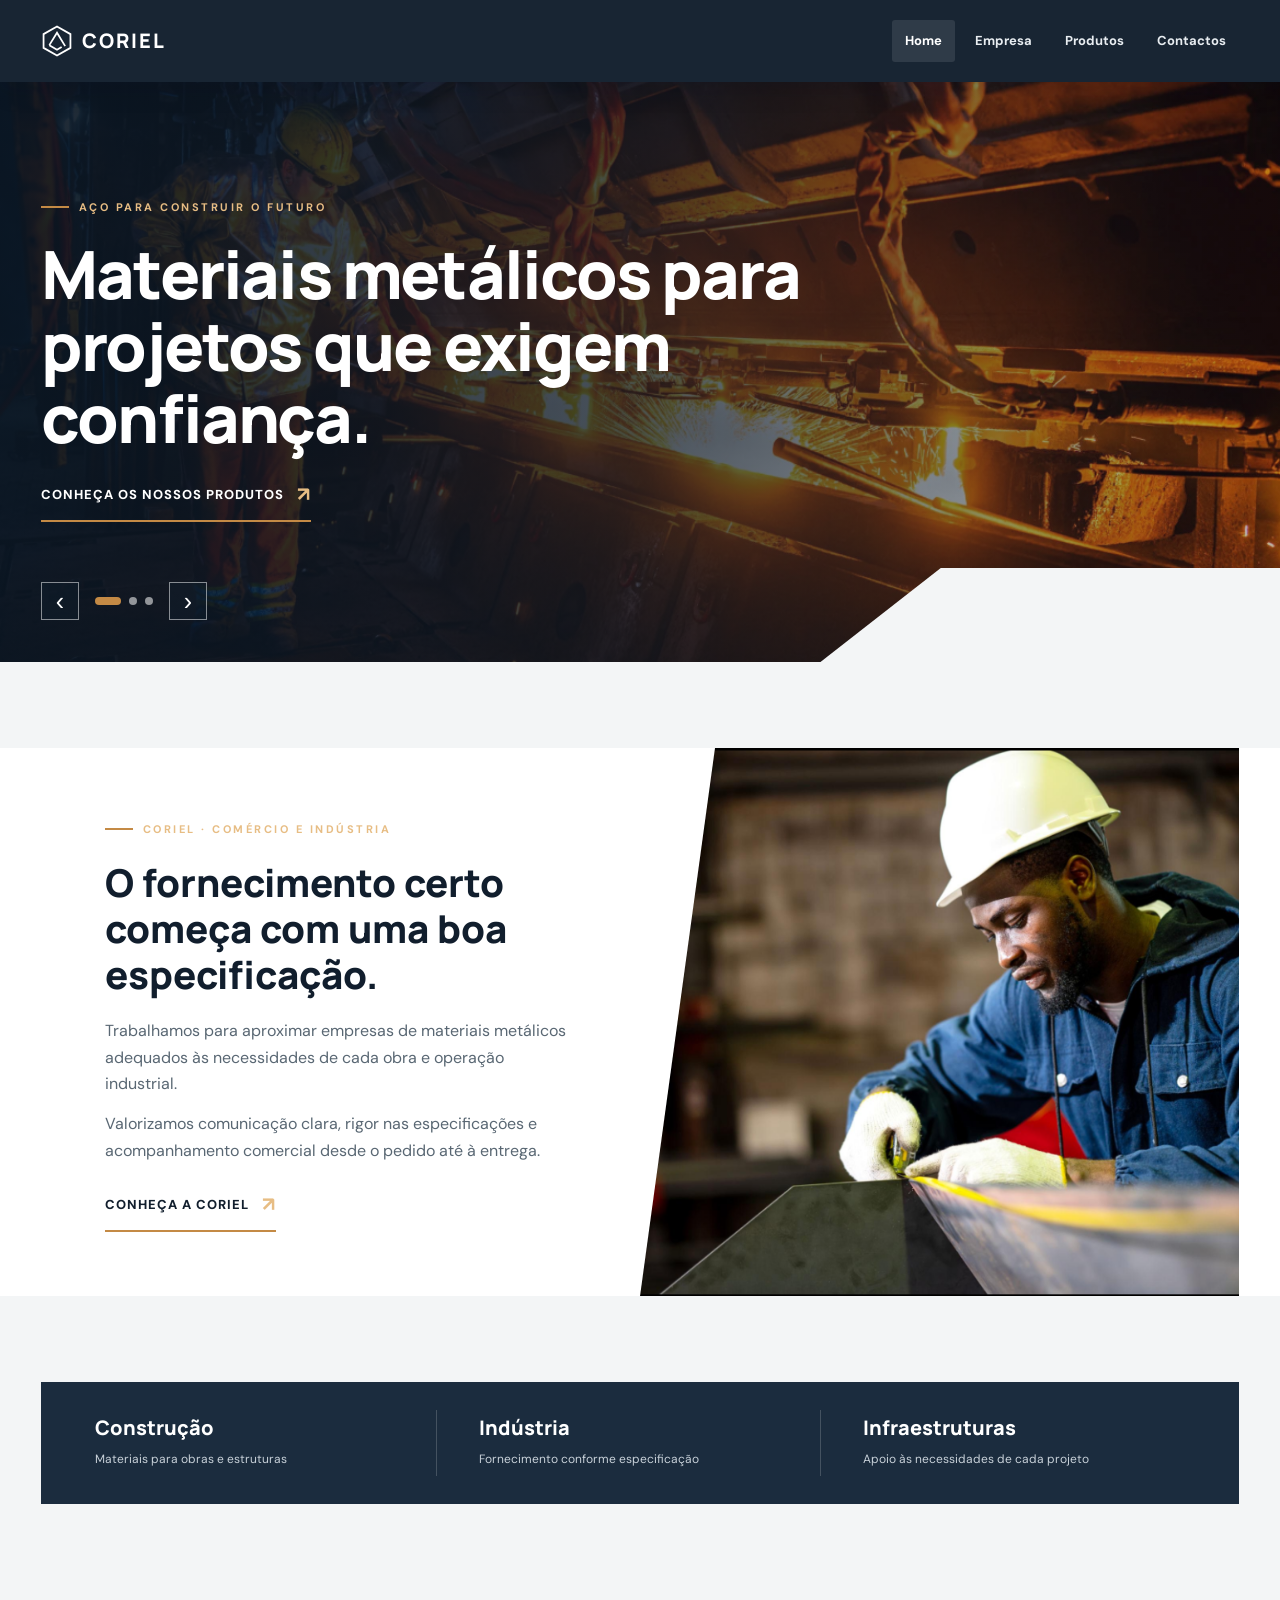
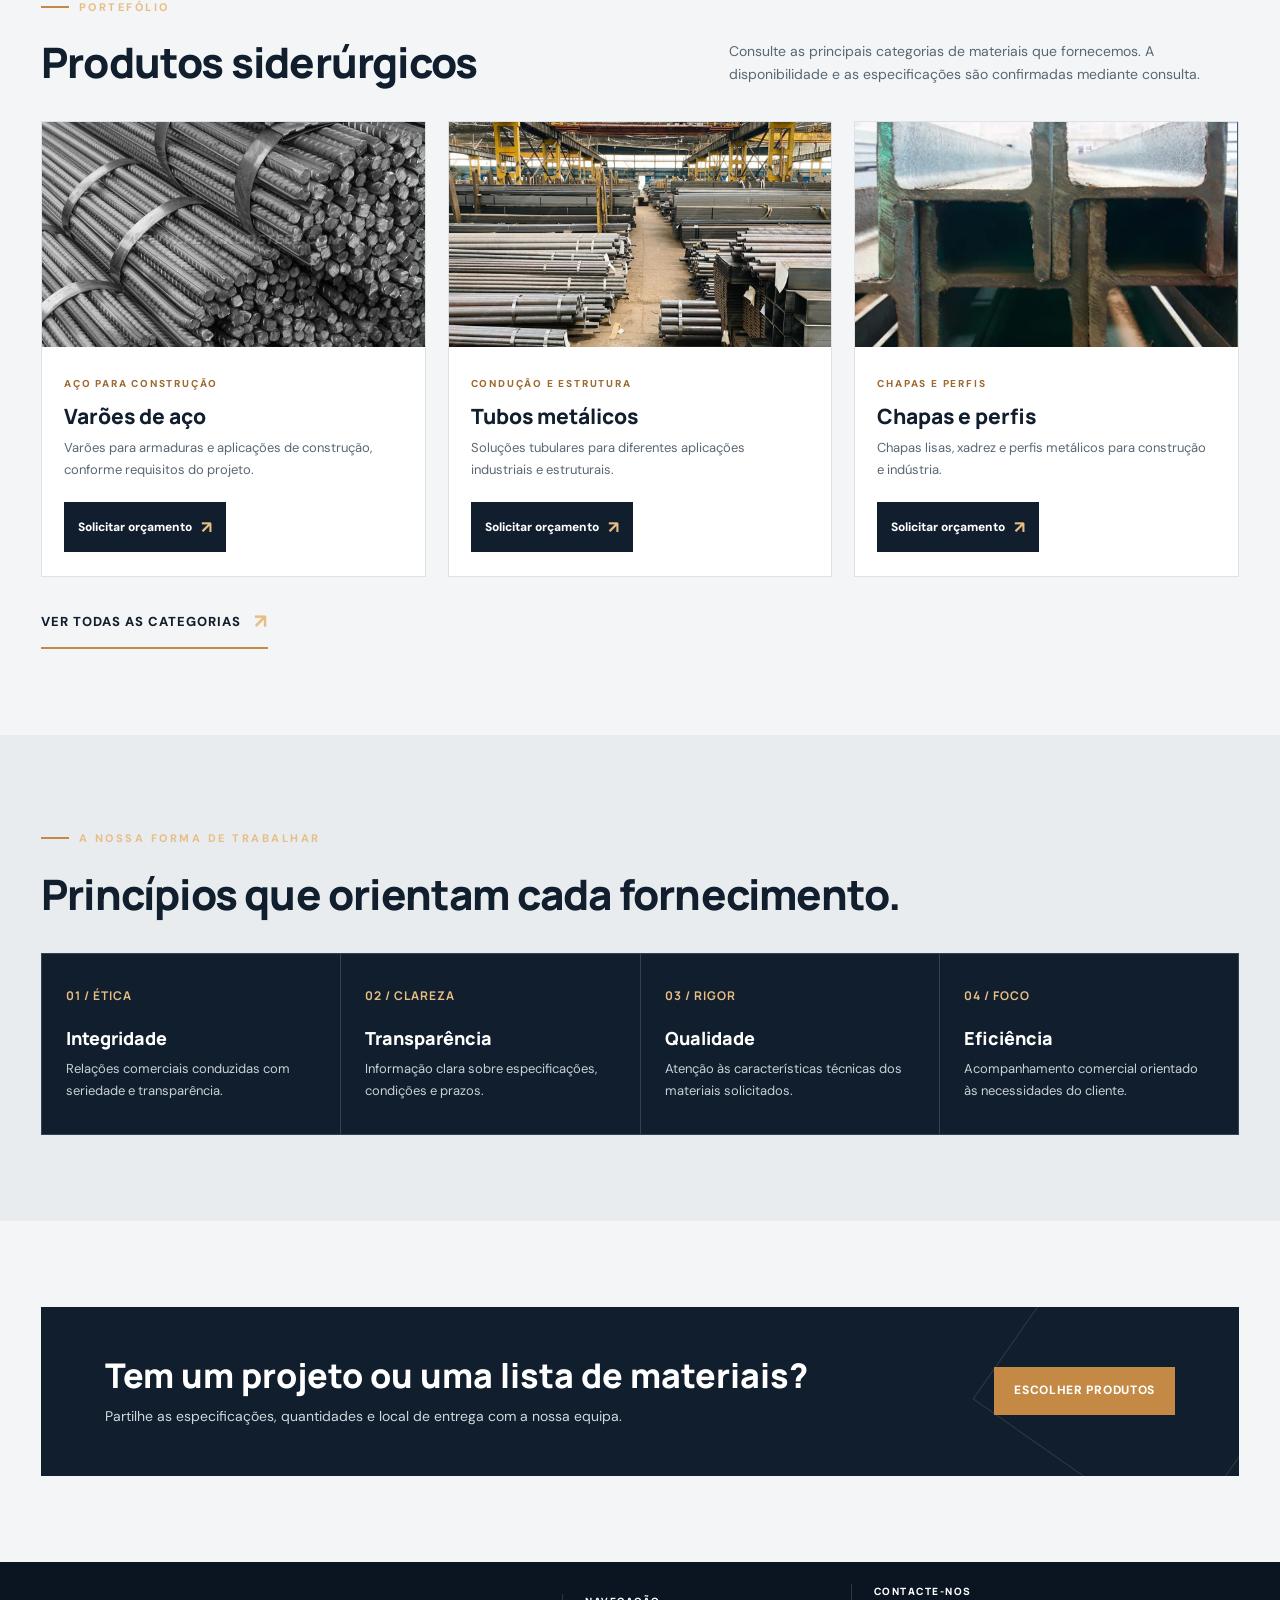
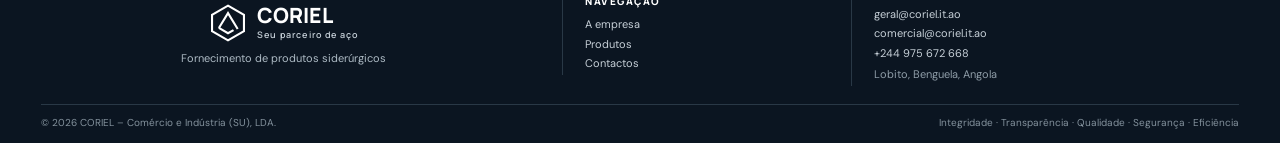
<file: index.html>
<!DOCTYPE html>
<html lang="pt-AO"><head><meta charset="UTF-8"><meta name="viewport" content="width=device-width, initial-scale=1.0"><meta name="description" content="CORIEL: fornecimento de produtos siderúrgicos e materiais metálicos para construção, indústria e infraestruturas em Angola."><meta name="theme-color" content="#111E2D"><link rel="icon" href="assets/img/coriel-logo.svg" type="image/svg+xml"><link rel="shortcut icon" href="assets/img/coriel-logo.svg" type="image/svg+xml"><title>CORIEL | Fornecimento de produtos siderúrgicos em Angola</title><meta property="og:locale" content="pt_AO"><meta property="og:type" content="website"><meta property="og:site_name" content="CORIEL — Comércio e Indústria"><meta property="og:title" content="CORIEL | Fornecimento de produtos siderúrgicos em Angola"><meta property="og:description" content="Fornecimento de produtos siderúrgicos e materiais metálicos para construção, indústria e infraestruturas em Angola."><meta property="og:url" content="https://www.coriel.it.ao/"><link rel="canonical" href="https://www.coriel.it.ao/"><link rel="stylesheet" href="assets/css/site.css?v=20261008brand"><script type="application/ld+json">{"@context":"https://schema.org","@graph":[{"@type":"Organization","@id":"https://www.coriel.it.ao/#organization","name":"CORIEL — Comércio e Indústria (SU), LDA","url":"https://www.coriel.it.ao/","email":"geral@coriel.it.ao","telephone":"+244975672668","address":{"@type":"PostalAddress","addressLocality":"Lobito","addressRegion":"Benguela","addressCountry":"AO"},"description":"Fornecimento de produtos siderúrgicos e materiais metálicos para construção, indústria e infraestruturas em Angola."},{"@type":"WebSite","@id":"https://www.coriel.it.ao/#website","url":"https://www.coriel.it.ao/","name":"CORIEL — Comércio e Indústria","inLanguage":"pt-AO","publisher":{"@id":"https://www.coriel.it.ao/#organization"}}]}</script></head><body>
<header class="site-header"><div class="header-inner"><a class="brand" href="index.html" aria-label="CORIEL, página inicial"><img class="brand-logo" src="assets/img/coriel-logo.svg" alt="" aria-hidden="true"><span class="brand-name">CORIEL</span></a><button class="nav-toggle" type="button" aria-label="Abrir menu de navegação" aria-controls="main-navigation" aria-expanded="false"><span></span><span></span><span></span></button><nav id="main-navigation" class="main-nav" aria-label="Navegação principal"><a href="index.html" aria-current="page">Home</a><a href="empresa.html">Empresa</a><a href="produtos.html">Produtos</a><a href="contacto.html">Contactos</a></nav></div></header>
<main>
<section class="hero hero-carousel" aria-label="Destaques CORIEL"><div class="hero-slide is-active" style="background-image:linear-gradient(90deg,rgba(10,22,35,.93) 0%,rgba(10,22,35,.75) 48%,rgba(10,22,35,.25) 100%),url('assets/img/banner-siderurgia.jpg')"><div class="hero-content"><span class="eyebrow">Aço para construir o futuro</span><h1>Materiais metálicos para projetos que exigem confiança.</h1><a class="text-link" href="produtos.html">Conheça os nossos produtos <span>↗</span></a></div></div><div class="hero-slide" style="background-image:linear-gradient(90deg,rgba(10,22,35,.93) 0%,rgba(10,22,35,.75) 48%,rgba(10,22,35,.25) 100%),url('assets/img/banner-tubos.png')"><div class="hero-content"><span class="eyebrow">Soluções para indústria</span><h1>O material certo começa com especificações claras.</h1><p>Tubos, chapas, varões e perfis metálicos mediante consulta e confirmação de disponibilidade.</p><a class="text-link" href="produtos.html">Explorar categorias <span>↗</span></a></div></div><div class="hero-slide" style="background-image:linear-gradient(90deg,rgba(10,22,35,.93) 0%,rgba(10,22,35,.75) 48%,rgba(10,22,35,.25) 100%),url('assets/img/banner-perfis.png')"><div class="hero-content"><span class="eyebrow">Construção e infraestruturas</span><h1>Fornecimento orientado às necessidades do seu projeto.</h1><p>Partilhe a sua lista de materiais com a equipa CORIEL para avaliação comercial.</p><a class="text-link" href="contacto.html">Fale com a equipa <span>↗</span></a></div></div><div class="carousel-controls" aria-label="Controlos do carrossel"><button type="button" class="carousel-arrow" data-direction="-1" aria-label="Slide anterior">‹</button><div class="carousel-dots"><button type="button" class="carousel-dot is-active" aria-label="Mostrar slide 1" aria-pressed="true"></button><button type="button" class="carousel-dot" aria-label="Mostrar slide 2" aria-pressed="false"></button><button type="button" class="carousel-dot" aria-label="Mostrar slide 3" aria-pressed="false"></button></div><button type="button" class="carousel-arrow" data-direction="1" aria-label="Slide seguinte">›</button></div></section>
<section class="section"><div class="wrap intro-grid"><div class="intro-copy"><span class="eyebrow">CORIEL · Comércio e Indústria</span><h2>O fornecimento certo começa com uma boa especificação.</h2><p>Trabalhamos para aproximar empresas de materiais metálicos adequados às necessidades de cada obra e operação industrial.</p><p>Valorizamos comunicação clara, rigor nas especificações e acompanhamento comercial desde o pedido até à entrega.</p><a class="text-link" style="color:var(--navy);margin-top:10px" href="empresa.html">Conheça a CORIEL <span>↗</span></a></div><div class="intro-image"><img src="assets/img/verificacao-especificacoes.jpg" alt="Trabalhador a conferir especificações de materiais metálicos" loading="lazy"></div></div></section>
<div class="wrap"><div class="stats-strip"><div class="stat"><strong>Construção</strong><span>Materiais para obras e estruturas</span></div><div class="stat"><strong>Indústria</strong><span>Fornecimento conforme especificação</span></div><div class="stat"><strong>Infraestruturas</strong><span>Apoio às necessidades de cada projeto</span></div></div></div>
<section class="section"><div class="wrap"><div class="section-head"><div><span class="eyebrow">Portefólio</span><h2>Produtos siderúrgicos</h2></div><p>Consulte as principais categorias de materiais que fornecemos. A disponibilidade e as especificações são confirmadas mediante consulta.</p></div><div class="product-grid">
<article class="product-card"><div class="product-photo"><img src="assets/img/Varões%20de%20aço.png" alt="Varões de aço para construção" loading="lazy"></div><div class="product-info"><span class="category">Aço para construção</span><h3>Varões de aço</h3><p>Varões para armaduras e aplicações de construção, conforme requisitos do projeto.</p><a class="quote-link" href="contacto.html?produto=Var%C3%B5es%20de%20a%C3%A7o">Solicitar orçamento <span>↗</span></a></div></article>
<article class="product-card"><div class="product-photo"><img src="assets/img/banner-tubos.png" alt="Tubos metálicos" loading="lazy"></div><div class="product-info"><span class="category">Condução e estrutura</span><h3>Tubos metálicos</h3><p>Soluções tubulares para diferentes aplicações industriais e estruturais.</p><a class="quote-link" href="contacto.html?produto=Tubos%20met%C3%A1licos">Solicitar orçamento <span>↗</span></a></div></article>
<article class="product-card"><div class="product-photo"><img src="assets/img/Chapas%20e%20perfis.png" alt="Chapas e estruturas de aço" loading="lazy"></div><div class="product-info"><span class="category">Chapas e perfis</span><h3>Chapas e perfis</h3><p>Chapas lisas, xadrez e perfis metálicos para construção e indústria.</p><a class="quote-link" href="contacto.html?produto=Chapas%20e%20perfis">Solicitar orçamento <span>↗</span></a></div></article>
</div><div style="margin-top:28px"><a class="text-link" style="color:var(--navy)" href="produtos.html">Ver todas as categorias <span>↗</span></a></div></div></section>
<section class="section" style="background:#E8ECEF"><div class="wrap"><div class="section-head"><div><span class="eyebrow">A nossa forma de trabalhar</span><h2>Princípios que orientam cada fornecimento.</h2></div></div><div class="value-grid"><article class="value-card"><span class="number">01 / ÉTICA</span><h3>Integridade</h3><p>Relações comerciais conduzidas com seriedade e transparência.</p></article><article class="value-card"><span class="number">02 / CLAREZA</span><h3>Transparência</h3><p>Informação clara sobre especificações, condições e prazos.</p></article><article class="value-card"><span class="number">03 / RIGOR</span><h3>Qualidade</h3><p>Atenção às características técnicas dos materiais solicitados.</p></article><article class="value-card"><span class="number">04 / FOCO</span><h3>Eficiência</h3><p>Acompanhamento comercial orientado às necessidades do cliente.</p></article></div></div></section>
<section class="section"><div class="wrap"><div class="cta-panel"><div><h2>Tem um projeto ou uma lista de materiais?</h2><p>Partilhe as especificações, quantidades e local de entrega com a nossa equipa.</p></div><a class="cta-action" href="produtos.html">Escolher produtos</a></div></div></section>
</main><footer class="site-footer"><div class="wrap"><div class="footer-main"><div class="footer-identity"><a class="footer-logo-link" href="index.html"><img class="footer-logo" src="assets/img/coriel-logo.svg" alt="Logótipo CORIEL"><span><strong>CORIEL</strong><small>Seu parceiro de aço</small></span></a><p>Fornecimento de produtos siderúrgicos</p></div><div class="footer-links"><h3>Navegação</h3><a href="empresa.html">A empresa</a><a href="produtos.html">Produtos</a><a href="contacto.html">Contactos</a></div><div class="footer-contact"><h3>Contacte-nos</h3><a href="mailto:geral@coriel.it.ao">geral@coriel.it.ao</a><a href="mailto:comercial@coriel.it.ao">comercial@coriel.it.ao</a><a href="tel:+244975672668">+244 975 672 668</a><span>Lobito, Benguela, Angola</span></div></div><div class="footer-bottom"><span>© 2026 CORIEL – Comércio e Indústria (SU), LDA.</span><span>Integridade · Transparência · Qualidade · Segurança · Eficiência</span></div></div></footer>
<script>
(function(){
  const root=document.querySelector('.hero-carousel');
  if(!root) return;
  const slides=[...root.querySelectorAll('.hero-slide')];
  const dots=[...root.querySelectorAll('.carousel-dot')];
  let current=0;
  let timer;
  function show(n){
    current=(n+slides.length)%slides.length;
    slides.forEach((slide,i)=>slide.classList.toggle('is-active',i===current));
    dots.forEach((dot,i)=>{
      dot.classList.toggle('is-active',i===current);
      dot.setAttribute('aria-pressed',i===current?'true':'false');
    });
  }
  function startAutoPlay(){
    clearInterval(timer);
    timer=setInterval(()=>show(current+1),5000);
  }
  root.querySelectorAll('.carousel-arrow').forEach(button=>{
    button.addEventListener('click',()=>{
      show(current+Number(button.dataset.direction));
      startAutoPlay();
    });
  });
  dots.forEach((dot,i)=>{
    dot.addEventListener('click',()=>{
      show(i);
      startAutoPlay();
    });
  });
  startAutoPlay();
})();
</script>

<script>
(function(){
 const toggle=document.querySelector('.nav-toggle');
 const nav=document.querySelector('.main-nav');
 if(!toggle||!nav)return;
 function closeMenu(){toggle.setAttribute('aria-expanded','false');nav.classList.remove('is-open');}
 toggle.addEventListener('click',function(){
  const open=toggle.getAttribute('aria-expanded')==='true';
  toggle.setAttribute('aria-expanded',String(!open));
  nav.classList.toggle('is-open',!open);
 });
 nav.querySelectorAll('a').forEach(function(link){link.addEventListener('click',closeMenu);});
 document.addEventListener('keydown',function(event){if(event.key==='Escape')closeMenu();});
 window.addEventListener('resize',function(){if(window.innerWidth>820)closeMenu();});
 document.addEventListener('click',function(event){if(!event.target.closest('.header-inner'))closeMenu();});
})();
</script>

</body></html>
</file>
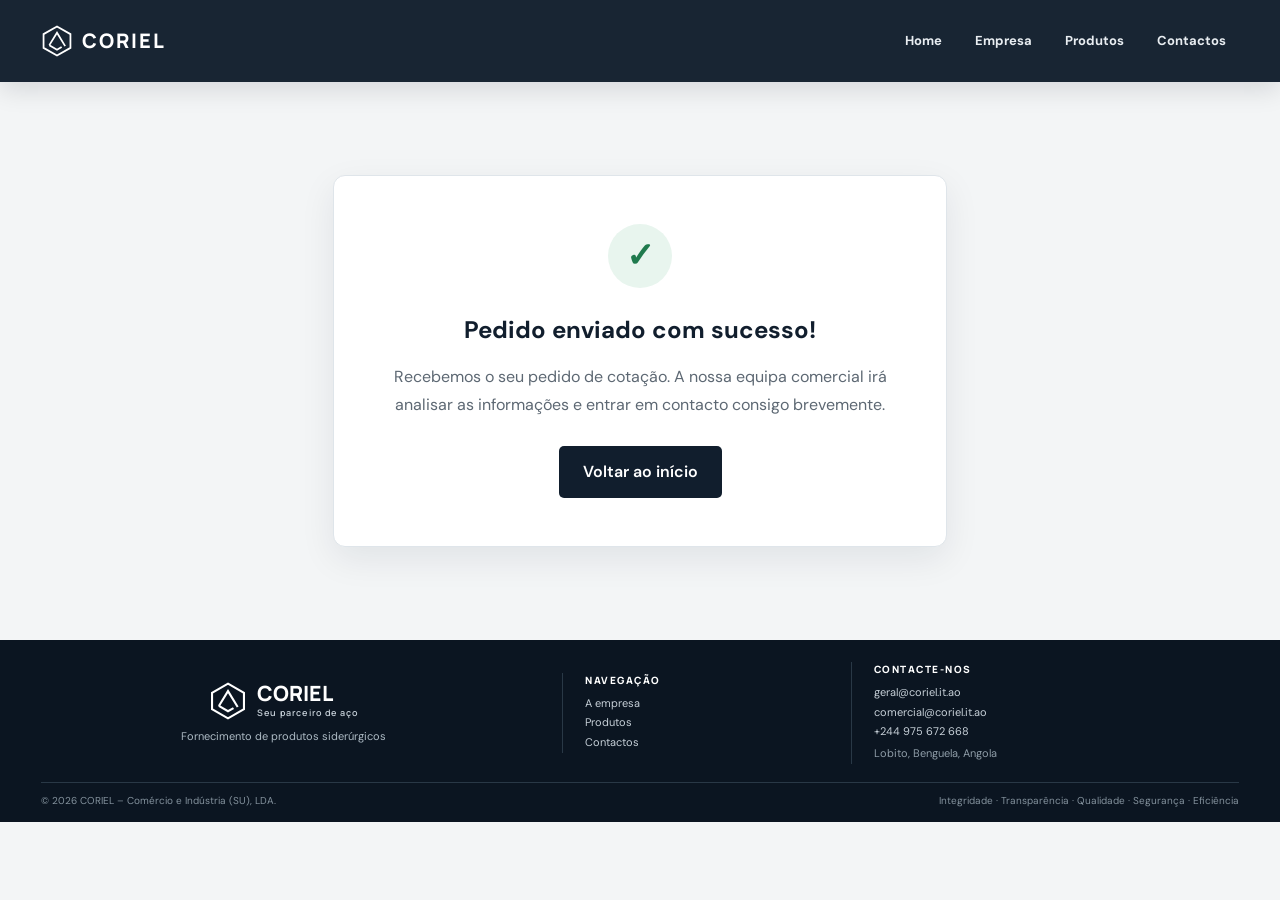
<file: confirmacao.html>
<!DOCTYPE html>
<html lang="pt-AO"><head><meta charset="UTF-8"><meta name="viewport" content="width=device-width, initial-scale=1.0"><meta name="description" content="Pedido de cotação enviado com sucesso à CORIEL."><meta name="theme-color" content="#111E2D"><link rel="icon" href="assets/img/coriel-logo.svg" type="image/svg+xml"><link rel="shortcut icon" href="assets/img/coriel-logo.svg" type="image/svg+xml"><title>Pedido enviado | CORIEL</title><meta name="robots" content="noindex, follow"><link rel="stylesheet" href="assets/css/site.css?v=20261008brand"><style>.confirmation{min-height:62vh;display:flex;align-items:center;justify-content:center;text-align:center;padding:70px 20px}.confirmation-box{max-width:680px;padding:48px 36px;border:1px solid #dfe5ea;border-radius:12px;background:#fff;box-shadow:0 12px 35px rgba(17,30,45,.08)}.confirmation-icon{width:64px;height:64px;margin:0 auto 22px;border-radius:50%;background:#e8f5ee;color:#1f7a4d;display:flex;align-items:center;justify-content:center;font-size:34px;font-weight:700}.confirmation h1{margin:0 0 14px;color:#111E2D}.confirmation p{margin:0 auto 28px;max-width:540px;color:#5d6873;line-height:1.7}.confirmation a{display:inline-block;padding:13px 24px;background:#111E2D;color:#fff;text-decoration:none;border-radius:5px;font-weight:600}</style></head><body>
<header class="site-header"><div class="header-inner"><a class="brand" href="index.html" aria-label="CORIEL, página inicial"><img class="brand-logo" src="assets/img/coriel-logo.svg" alt="" aria-hidden="true"><span class="brand-name">CORIEL</span></a><button class="nav-toggle" type="button" aria-label="Abrir menu de navegação" aria-controls="main-navigation" aria-expanded="false"><span></span><span></span><span></span></button><nav id="main-navigation" class="main-nav" aria-label="Navegação principal"><a href="index.html">Home</a><a href="empresa.html">Empresa</a><a href="produtos.html">Produtos</a><a href="contacto.html">Contactos</a></nav></div></header>
<main><section class="confirmation"><div class="confirmation-box"><div class="confirmation-icon">✓</div><h1>Pedido enviado com sucesso!</h1><p>Recebemos o seu pedido de cotação. A nossa equipa comercial irá analisar as informações e entrar em contacto consigo brevemente.</p><a href="index.html">Voltar ao início</a></div></section></main>
<footer class="site-footer"><div class="wrap"><div class="footer-main"><div class="footer-identity"><a class="footer-logo-link" href="index.html"><img class="footer-logo" src="assets/img/coriel-logo.svg" alt="Logótipo CORIEL"><span><strong>CORIEL</strong><small>Seu parceiro de aço</small></span></a><p>Fornecimento de produtos siderúrgicos</p></div><div class="footer-links"><h3>Navegação</h3><a href="empresa.html">A empresa</a><a href="produtos.html">Produtos</a><a href="contacto.html">Contactos</a></div><div class="footer-contact"><h3>Contacte-nos</h3><a href="mailto:geral@coriel.it.ao">geral@coriel.it.ao</a><a href="mailto:comercial@coriel.it.ao">comercial@coriel.it.ao</a><a href="tel:+244975672668">+244 975 672 668</a><span>Lobito, Benguela, Angola</span></div></div><div class="footer-bottom"><span>© 2026 CORIEL – Comércio e Indústria (SU), LDA.</span><span>Integridade · Transparência · Qualidade · Segurança · Eficiência</span></div></div></footer>
<script>
(function(){
 const toggle=document.querySelector('.nav-toggle');
 const nav=document.querySelector('.main-nav');
 if(!toggle||!nav)return;
 function closeMenu(){toggle.setAttribute('aria-expanded','false');nav.classList.remove('is-open');}
 toggle.addEventListener('click',function(){
  const open=toggle.getAttribute('aria-expanded')==='true';
  toggle.setAttribute('aria-expanded',String(!open));
  nav.classList.toggle('is-open',!open);
 });
 nav.querySelectorAll('a').forEach(function(link){link.addEventListener('click',closeMenu);});
 document.addEventListener('keydown',function(event){if(event.key==='Escape')closeMenu();});
 window.addEventListener('resize',function(){if(window.innerWidth>820)closeMenu();});
 document.addEventListener('click',function(event){if(!event.target.closest('.header-inner'))closeMenu();});
})();
</script>

</body></html>
</file>
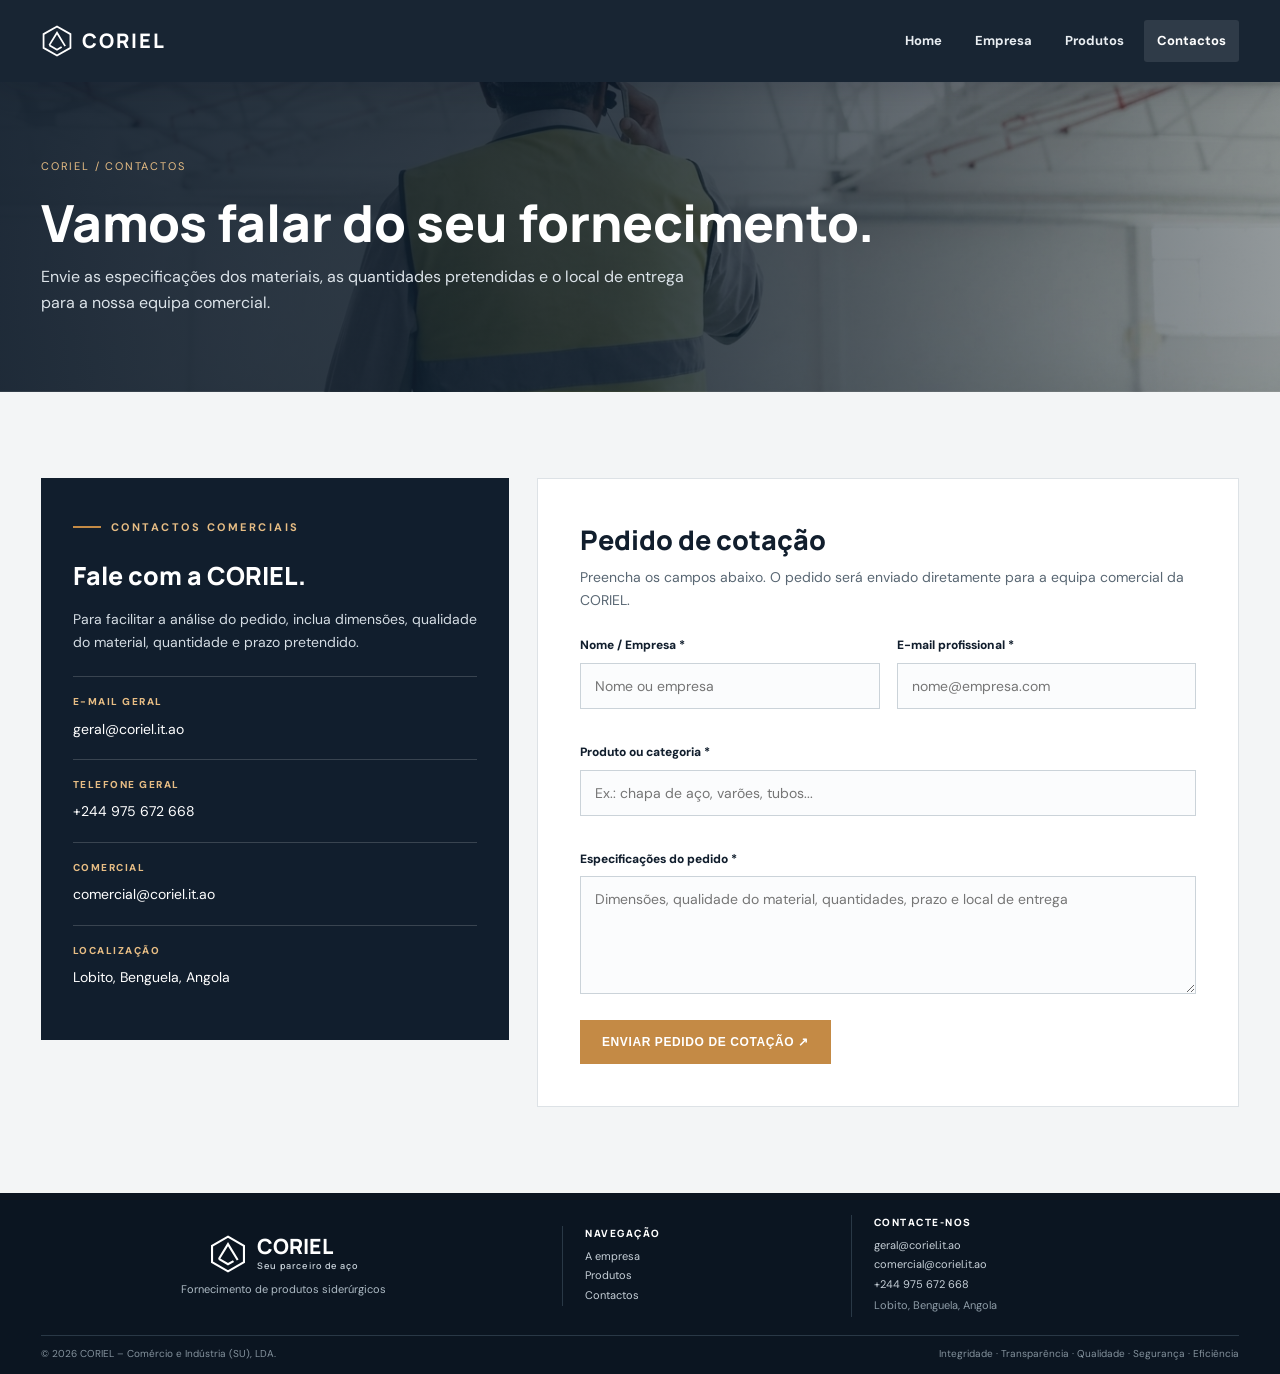
<file: contacto.html>
<!DOCTYPE html>
<html lang="pt-AO"><head><meta charset="UTF-8"><meta name="viewport" content="width=device-width, initial-scale=1.0"><meta name="description" content="Contacte a CORIEL em Angola para solicitar cotação de produtos siderúrgicos e materiais metálicos."><meta name="theme-color" content="#111E2D"><link rel="icon" href="assets/img/coriel-logo.svg" type="image/svg+xml"><link rel="shortcut icon" href="assets/img/coriel-logo.svg" type="image/svg+xml"><title>Contactos e Pedidos de Cotação | CORIEL</title><meta property="og:locale" content="pt_AO"><meta property="og:type" content="website"><meta property="og:site_name" content="CORIEL — Comércio e Indústria"><meta property="og:title" content="Contactos e Pedidos de Cotação | CORIEL"><meta property="og:description" content="Contacte a CORIEL em Angola para solicitar cotação de produtos siderúrgicos e materiais metálicos."><meta property="og:url" content="https://www.coriel.it.ao/contacto.html"><link rel="canonical" href="https://www.coriel.it.ao/contacto.html"><link rel="stylesheet" href="assets/css/site.css?v=20261008brand"><script type="application/ld+json">{"@context":"https://schema.org","@type":"WebPage","name":"Contactos e Pedidos de Cotação | CORIEL","url":"https://www.coriel.it.ao/contacto.html","description":"Contacte a CORIEL em Angola para solicitar cotação de produtos siderúrgicos e materiais metálicos.","inLanguage":"pt-AO","isPartOf":{"@type":"WebSite","name":"CORIEL — Comércio e Indústria","url":"https://www.coriel.it.ao/"}}</script></head><body>
<header class="site-header"><div class="header-inner"><a class="brand" href="index.html" aria-label="CORIEL, página inicial"><img class="brand-logo" src="assets/img/coriel-logo.svg" alt="" aria-hidden="true"><span class="brand-name">CORIEL</span></a><button class="nav-toggle" type="button" aria-label="Abrir menu de navegação" aria-controls="main-navigation" aria-expanded="false"><span></span><span></span><span></span></button><nav id="main-navigation" class="main-nav" aria-label="Navegação principal"><a href="index.html">Home</a><a href="empresa.html">Empresa</a><a href="produtos.html">Produtos</a><a href="contacto.html" aria-current="page">Contactos</a></nav></div></header><main><section class="page-hero contact-hero" style="background-image:linear-gradient(90deg,rgba(17,30,45,.94) 0%,rgba(17,30,45,.82) 48%,rgba(17,30,45,.45) 100%),url('assets/img/banner%203.jpg');background-size:cover;background-position:center 52%;"><div class="wrap"><div class="breadcrumb">CORIEL / Contactos</div><h1>Vamos falar do seu fornecimento.</h1><p>Envie as especificações dos materiais, as quantidades pretendidas e o local de entrega para a nossa equipa comercial.</p></div></section>
<section class="section"><div class="wrap contact-layout"><aside class="contact-details"><span class="eyebrow">Contactos comerciais</span><h2>Fale com a CORIEL.</h2><p>Para facilitar a análise do pedido, inclua dimensões, qualidade do material, quantidade e prazo pretendido.</p><div class="contact-item"><small>E-mail geral</small><a href="mailto:geral@coriel.it.ao">geral@coriel.it.ao</a></div><div class="contact-item"><small>Telefone geral</small><a href="tel:+244975672668">+244 975 672 668</a></div><div class="contact-item"><small>Comercial</small><a href="mailto:comercial@coriel.it.ao">comercial@coriel.it.ao</a></div><div class="contact-item"><small>Localização</small><span>Lobito, Benguela, Angola</span></div></aside>
<section class="form-panel"><h2>Pedido de cotação</h2><p>Preencha os campos abaixo. O pedido será enviado diretamente para a equipa comercial da CORIEL.</p><form id="quote-form" action="https://formsubmit.co/comercial@coriel.it.ao" method="POST"><input type="hidden" name="_subject" value="Novo pedido de cotação — CORIEL"><input type="hidden" name="_captcha" value="false"><input type="hidden" name="_template" value="table"><input type="hidden" name="_next" value="https://www.coriel.it.ao/confirmacao.html"><div class="form-grid"><div class="form-field"><label for="name">Nome / Empresa *</label><input id="name" name="Nome / Empresa" autocomplete="name" required placeholder="Nome ou empresa"></div><div class="form-field"><label for="email">E-mail profissional *</label><input id="email" name="E-mail" type="email" autocomplete="email" required placeholder="nome@empresa.com"></div><div class="form-field full"><label for="product">Produto ou categoria *</label><input id="product" name="Produto ou categoria" required placeholder="Ex.: chapa de aço, varões, tubos..."></div><div class="form-field full"><label for="details">Especificações do pedido *</label><textarea id="details" name="Especificações do pedido" rows="5" required placeholder="Dimensões, qualidade do material, quantidades, prazo e local de entrega"></textarea></div></div><button class="form-submit" type="submit">Enviar pedido de cotação ↗</button></form></section></div></section></main><footer class="site-footer"><div class="wrap"><div class="footer-main"><div class="footer-identity"><a class="footer-logo-link" href="index.html"><img class="footer-logo" src="assets/img/coriel-logo.svg" alt="Logótipo CORIEL"><span><strong>CORIEL</strong><small>Seu parceiro de aço</small></span></a><p>Fornecimento de produtos siderúrgicos</p></div><div class="footer-links"><h3>Navegação</h3><a href="empresa.html">A empresa</a><a href="produtos.html">Produtos</a><a href="contacto.html">Contactos</a></div><div class="footer-contact"><h3>Contacte-nos</h3><a href="mailto:geral@coriel.it.ao">geral@coriel.it.ao</a><a href="mailto:comercial@coriel.it.ao">comercial@coriel.it.ao</a><a href="tel:+244975672668">+244 975 672 668</a><span>Lobito, Benguela, Angola</span></div></div><div class="footer-bottom"><span>© 2026 CORIEL – Comércio e Indústria (SU), LDA.</span><span>Integridade · Transparência · Qualidade · Segurança · Eficiência</span></div></div></footer>
<script>const params=new URLSearchParams(location.search);const requested=params.get('produto');if(requested){const field=document.getElementById('product');if(field)field.value=requested;}</script>
<script>
(function(){
 const toggle=document.querySelector('.nav-toggle');
 const nav=document.querySelector('.main-nav');
 if(!toggle||!nav)return;
 function closeMenu(){toggle.setAttribute('aria-expanded','false');nav.classList.remove('is-open');}
 toggle.addEventListener('click',function(){
  const open=toggle.getAttribute('aria-expanded')==='true';
  toggle.setAttribute('aria-expanded',String(!open));
  nav.classList.toggle('is-open',!open);
 });
 nav.querySelectorAll('a').forEach(function(link){link.addEventListener('click',closeMenu);});
 document.addEventListener('keydown',function(event){if(event.key==='Escape')closeMenu();});
 window.addEventListener('resize',function(){if(window.innerWidth>820)closeMenu();});
 document.addEventListener('click',function(event){if(!event.target.closest('.header-inner'))closeMenu();});
})();
</script>

</body></html>
</file>
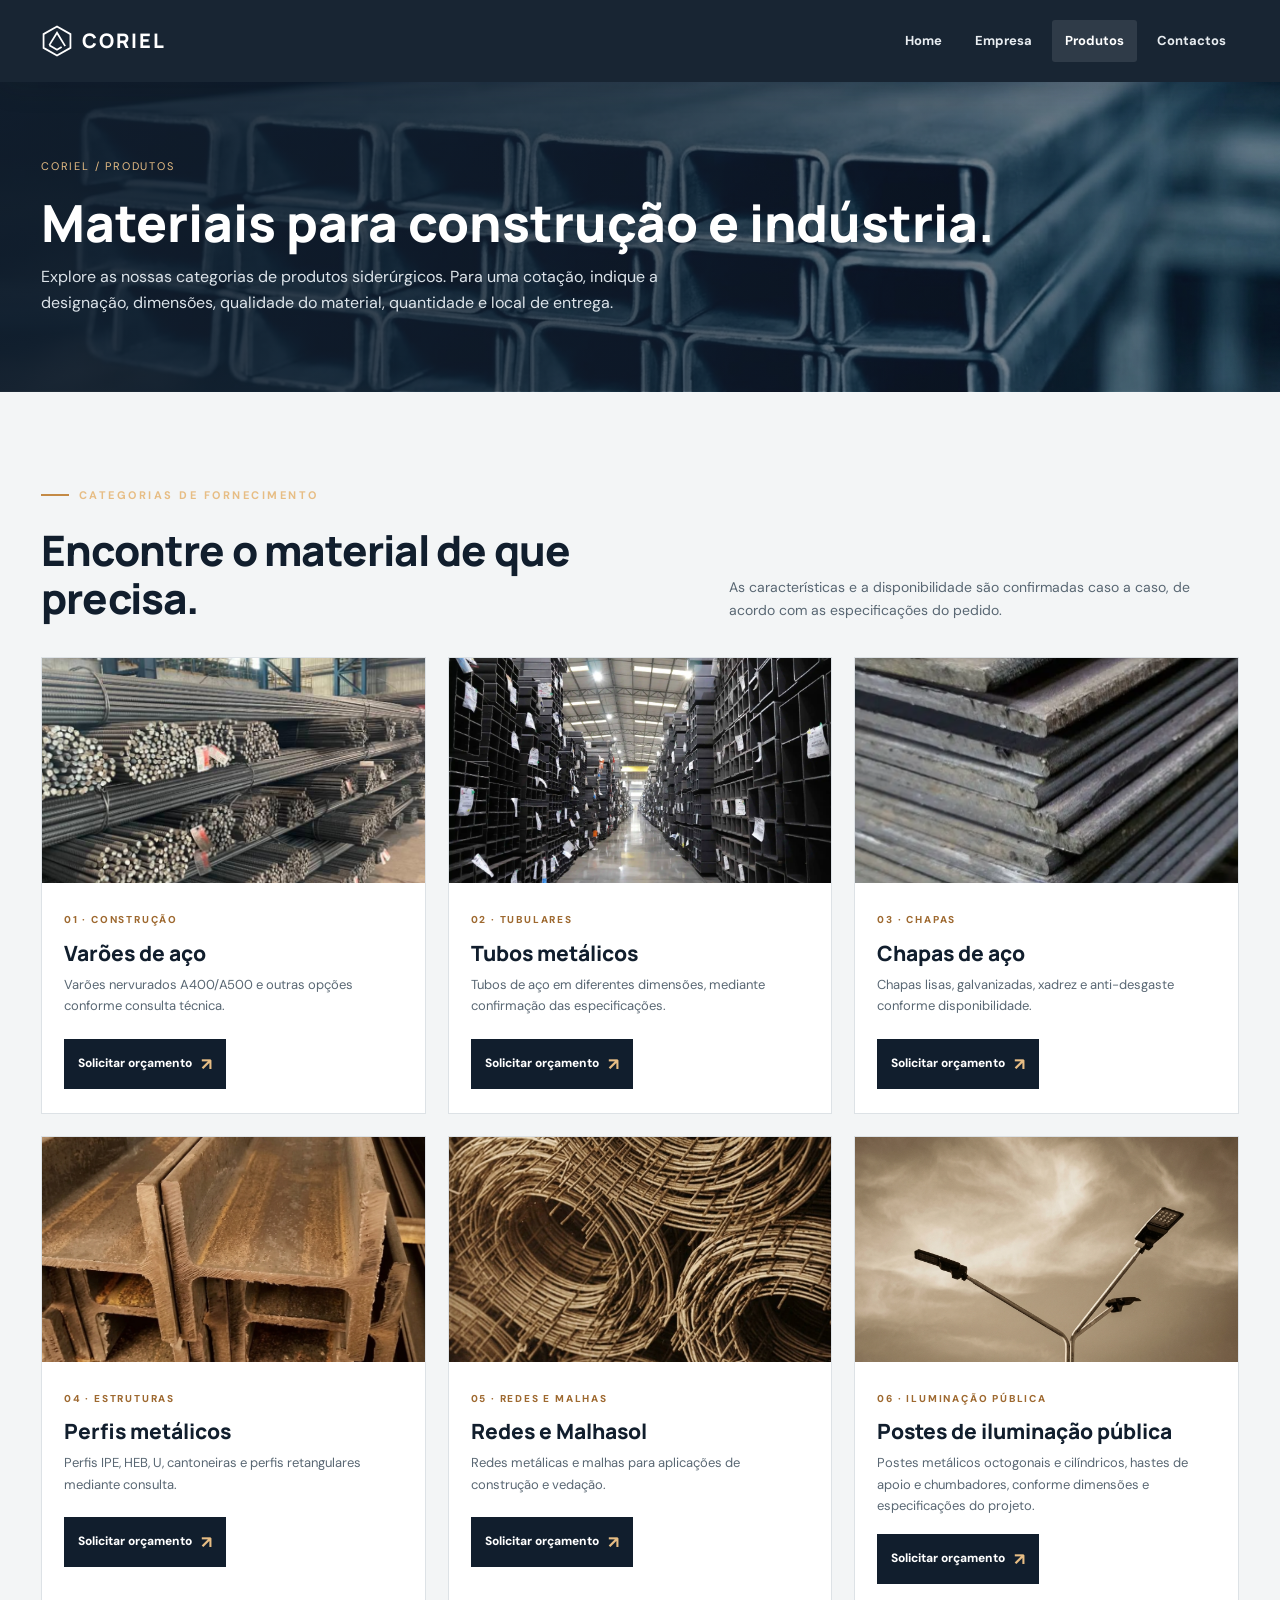
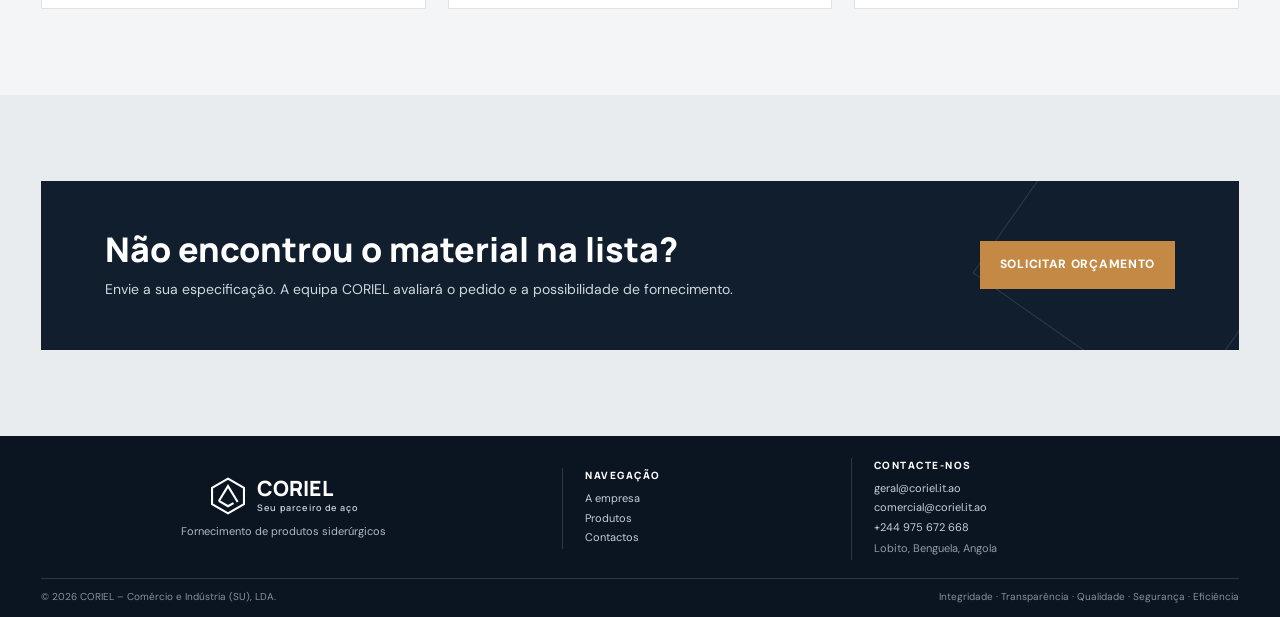
<file: produtos.html>
<!DOCTYPE html>
<html lang="pt-AO"><head><meta charset="UTF-8"><meta name="viewport" content="width=device-width, initial-scale=1.0"><meta name="description" content="Consulte as categorias de produtos siderúrgicos fornecidos pela CORIEL em Angola: varões, tubos, chapas, perfis e mais."><meta name="theme-color" content="#111E2D"><link rel="icon" href="assets/img/coriel-logo.svg" type="image/svg+xml"><link rel="shortcut icon" href="assets/img/coriel-logo.svg" type="image/svg+xml"><title>Produtos Siderúrgicos | CORIEL Angola</title><meta property="og:locale" content="pt_AO"><meta property="og:type" content="website"><meta property="og:site_name" content="CORIEL — Comércio e Indústria"><meta property="og:title" content="Produtos Siderúrgicos | CORIEL Angola"><meta property="og:description" content="Consulte as categorias de produtos siderúrgicos fornecidos pela CORIEL em Angola: varões, tubos, chapas, perfis e mais."><meta property="og:url" content="https://www.coriel.it.ao/produtos.html"><link rel="canonical" href="https://www.coriel.it.ao/produtos.html"><link rel="stylesheet" href="assets/css/site.css?v=20261008brand"><script type="application/ld+json">{"@context":"https://schema.org","@type":"WebPage","name":"Produtos Siderúrgicos | CORIEL Angola","url":"https://www.coriel.it.ao/produtos.html","description":"Consulte as categorias de produtos siderúrgicos fornecidos pela CORIEL em Angola: varões, tubos, chapas, perfis e mais.","inLanguage":"pt-AO","isPartOf":{"@type":"WebSite","name":"CORIEL — Comércio e Indústria","url":"https://www.coriel.it.ao/"}}</script></head><body>
<header class="site-header"><div class="header-inner"><a class="brand" href="index.html" aria-label="CORIEL, página inicial"><img class="brand-logo" src="assets/img/coriel-logo.svg" alt="" aria-hidden="true"><span class="brand-name">CORIEL</span></a><button class="nav-toggle" type="button" aria-label="Abrir menu de navegação" aria-controls="main-navigation" aria-expanded="false"><span></span><span></span><span></span></button><nav id="main-navigation" class="main-nav" aria-label="Navegação principal"><a href="index.html">Home</a><a href="empresa.html">Empresa</a><a href="produtos.html" aria-current="page">Produtos</a><a href="contacto.html">Contactos</a></nav></div></header><main><section class="page-hero products-hero" style="background-image:linear-gradient(90deg,rgba(17,30,45,.93) 0%,rgba(17,30,45,.78) 48%,rgba(17,30,45,.42) 100%),url('assets/img/banner%202.jpg');background-size:cover;background-position:center 58%;"><div class="wrap"><div class="breadcrumb">CORIEL / Produtos</div><h1>Materiais para construção e indústria.</h1><p>Explore as nossas categorias de produtos siderúrgicos. Para uma cotação, indique a designação, dimensões, qualidade do material, quantidade e local de entrega.</p></div></section>
<section class="section"><div class="wrap"><div class="section-head"><div><span class="eyebrow">Categorias de fornecimento</span><h2>Encontre o material de que precisa.</h2></div><p>As características e a disponibilidade são confirmadas caso a caso, de acordo com as especificações do pedido.</p></div><div class="product-grid">
<article class="product-card"><div class="product-photo"><img src="assets/img/varões%20de%20aço%202.png" alt="Varões de aço" loading="lazy"></div><div class="product-info"><span class="category">01 · Construção</span><h3>Varões de aço</h3><p>Varões nervurados A400/A500 e outras opções conforme consulta técnica.</p><a class="quote-link" href="contacto.html?produto=Var%C3%B5es%20de%20a%C3%A7o">Solicitar orçamento <span>↗</span></a></div></article>
<article class="product-card"><div class="product-photo"><img src="assets/img/Tubos%20metálicos.png" alt="Tubos de aço" loading="lazy"></div><div class="product-info"><span class="category">02 · Tubulares</span><h3>Tubos metálicos</h3><p>Tubos de aço em diferentes dimensões, mediante confirmação das especificações.</p><a class="quote-link" href="contacto.html?produto=Tubos%20met%C3%A1licos">Solicitar orçamento <span>↗</span></a></div></article>
<article class="product-card"><div class="product-photo"><img src="assets/img/Chapas%20de%20aço.png" alt="Chapas metálicas" loading="lazy"></div><div class="product-info"><span class="category">03 · Chapas</span><h3>Chapas de aço</h3><p>Chapas lisas, galvanizadas, xadrez e anti-desgaste conforme disponibilidade.</p><a class="quote-link" href="contacto.html?produto=Chapas%20de%20a%C3%A7o">Solicitar orçamento <span>↗</span></a></div></article>
<article class="product-card"><div class="product-photo"><img src="assets/img/Perfis%20metálicos.jpg" alt="Perfis estruturais de aço" loading="lazy"></div><div class="product-info"><span class="category">04 · Estruturas</span><h3>Perfis metálicos</h3><p>Perfis IPE, HEB, U, cantoneiras e perfis retangulares mediante consulta.</p><a class="quote-link" href="contacto.html?produto=Perfis%20met%C3%A1licos">Solicitar orçamento <span>↗</span></a></div></article>
<article class="product-card"><div class="product-photo"><img src="assets/img/Redes%20e%20Malhasol.jpg" alt="Redes e malhas metálicas" loading="lazy"></div><div class="product-info"><span class="category">05 · Redes e malhas</span><h3>Redes e Malhasol</h3><p>Redes metálicas e malhas para aplicações de construção e vedação.</p><a class="quote-link" href="contacto.html?produto=Redes%20e%20Malhasol">Solicitar orçamento <span>↗</span></a></div></article>
<article class="product-card"><div class="product-photo"><img src="assets/img/Postes%20de%20ilumina%C3%A7%C3%A3o%20p%C3%BAblica.jpg" alt="Postes metálicos de iluminação pública" loading="lazy"></div><div class="product-info"><span class="category">06 · Iluminação pública</span><h3>Postes de iluminação pública</h3><p>Postes metálicos octogonais e cilíndricos, hastes de apoio e chumbadores, conforme dimensões e especificações do projeto.</p><a class="quote-link" href="contacto.html?produto=Postes%20de%20ilumina%C3%A7%C3%A3o%20p%C3%BAblica">Solicitar orçamento <span>↗</span></a></div></article>
</div></div></section>
<section class="section" style="background:#E8ECEF"><div class="wrap"><div class="cta-panel"><div><h2>Não encontrou o material na lista?</h2><p>Envie a sua especificação. A equipa CORIEL avaliará o pedido e a possibilidade de fornecimento.</p></div><a class="cta-action" href="contacto.html">Solicitar orçamento</a></div></div></section></main><footer class="site-footer"><div class="wrap"><div class="footer-main"><div class="footer-identity"><a class="footer-logo-link" href="index.html"><img class="footer-logo" src="assets/img/coriel-logo.svg" alt="Logótipo CORIEL"><span><strong>CORIEL</strong><small>Seu parceiro de aço</small></span></a><p>Fornecimento de produtos siderúrgicos</p></div><div class="footer-links"><h3>Navegação</h3><a href="empresa.html">A empresa</a><a href="produtos.html">Produtos</a><a href="contacto.html">Contactos</a></div><div class="footer-contact"><h3>Contacte-nos</h3><a href="mailto:geral@coriel.it.ao">geral@coriel.it.ao</a><a href="mailto:comercial@coriel.it.ao">comercial@coriel.it.ao</a><a href="tel:+244975672668">+244 975 672 668</a><span>Lobito, Benguela, Angola</span></div></div><div class="footer-bottom"><span>© 2026 CORIEL – Comércio e Indústria (SU), LDA.</span><span>Integridade · Transparência · Qualidade · Segurança · Eficiência</span></div></div></footer>
<script>
(function(){
 const toggle=document.querySelector('.nav-toggle');
 const nav=document.querySelector('.main-nav');
 if(!toggle||!nav)return;
 function closeMenu(){toggle.setAttribute('aria-expanded','false');nav.classList.remove('is-open');}
 toggle.addEventListener('click',function(){
  const open=toggle.getAttribute('aria-expanded')==='true';
  toggle.setAttribute('aria-expanded',String(!open));
  nav.classList.toggle('is-open',!open);
 });
 nav.querySelectorAll('a').forEach(function(link){link.addEventListener('click',closeMenu);});
 document.addEventListener('keydown',function(event){if(event.key==='Escape')closeMenu();});
 window.addEventListener('resize',function(){if(window.innerWidth>820)closeMenu();});
 document.addEventListener('click',function(event){if(!event.target.closest('.header-inner'))closeMenu();});
})();
</script>

</body></html>
</file>
<file: assets/css/site.css>
@import url('https://fonts.googleapis.com/css2?family=DM+Sans:wght@400;500;600;700&family=Manrope:wght@400;500;600;700;800&display=swap');
:root{--navy:#111E2D;--navy-2:#1B2C3E;--steel:#73808B;--steel-light:#D8DEE3;--paper:#F3F5F6;--white:#fff;--ink:#24313C;--muted:#596773;--accent:#C48A45;--accent-dark:#9E6930;--line:#DDE2E6;--max:1240px}
*{box-sizing:border-box;margin:0;padding:0}
html{scroll-behavior:smooth}
body{font-family:'DM Sans','Segoe UI',sans-serif;color:var(--ink);background:var(--paper);line-height:1.65}
img{display:block;max-width:100%}
a{color:inherit}
.site-header{position:sticky;top:0;z-index:20;background:rgba(17,30,45,.97);color:var(--white);box-shadow:0 8px 24px rgba(5,15,25,.12)}
.header-inner{max-width:var(--max);margin:auto;min-height:82px;padding:12px 28px;display:flex;align-items:center;justify-content:space-between;gap:30px}
.brand{display:flex;align-items:center;gap:9px;text-decoration:none;min-width:max-content;flex:0 0 auto}.brand-name{font:800 20px/1 Manrope,sans-serif;letter-spacing:2px;color:var(--white)}
.brand-mark{width:42px;height:42px;border:2px solid var(--accent);display:grid;place-items:center;font-family:Manrope,sans-serif;font-weight:800;font-size:19px;letter-spacing:-2px;transform:skew(-7deg)}
.brand-copy strong{display:block;font:800 23px/1.05 Manrope,sans-serif;letter-spacing:2px}
.brand-copy small{display:block;margin-top:5px;font-size:10px;text-transform:uppercase;letter-spacing:1.5px;color:#C6CFD6}
.main-nav{display:flex;align-items:center;gap:7px;flex-wrap:wrap;justify-content:flex-end}
.main-nav a{padding:10px 13px;border-radius:3px;text-decoration:none;font-size:13px;font-weight:700;color:#E8EDF1;transition:background .2s,color .2s}
.main-nav a:hover,.main-nav a[aria-current=page]{background:rgba(255,255,255,.1);color:#fff}
.wrap{width:min(var(--max),100% - 48px);margin-inline:auto}
.hero{position:relative;min-height:580px;display:flex;align-items:center;overflow:hidden;color:white;background:#1B2C3E}
.hero::before{content:"";position:absolute;inset:0;background:linear-gradient(90deg,rgba(10,22,35,.92) 0%,rgba(10,22,35,.76) 48%,rgba(10,22,35,.18) 100%),url('https://images.unsplash.com/photo-1504917599217-d4dc5ebe6122?auto=format&fit=crop&w=2000&q=85') center/cover}
.hero::after{content:"";position:absolute;right:-2%;bottom:-1px;width:38%;height:95px;background:var(--paper);clip-path:polygon(25% 0,100% 0,100% 100%,0 100%)}
.hero-content{position:relative;z-index:1;width:min(var(--max),100% - 48px);margin:auto;padding:88px 28px 120px}
.eyebrow{display:inline-flex;align-items:center;gap:10px;font-size:11px;font-weight:700;text-transform:uppercase;letter-spacing:2.5px;color:#E7BD84;margin-bottom:22px}
.eyebrow::before{content:"";width:28px;height:2px;background:var(--accent)}
.hero h1{font:800 clamp(38px,5.2vw,68px)/1.08 Manrope,sans-serif;max-width:760px;letter-spacing:-1.8px;margin-bottom:24px}
.hero p{max-width:620px;font-size:17px;color:#E0E6EB;margin-bottom:30px}
.text-link{display:inline-flex;gap:13px;align-items:center;color:white;text-decoration:none;font-size:13px;font-weight:800;text-transform:uppercase;letter-spacing:1px;border-bottom:2px solid var(--accent);padding:0 0 9px}
.text-link span{color:#E7BD84;font-size:20px}
.section{padding:86px 0}
.section-head{display:flex;align-items:end;justify-content:space-between;gap:30px;margin-bottom:35px}
.section-head h2,.section-title{font:800 clamp(28px,3.3vw,42px)/1.15 Manrope,sans-serif;letter-spacing:-.8px;color:var(--navy)}
.section-head p{max-width:510px;color:var(--muted);font-size:14px}
.intro-grid{display:grid;grid-template-columns:1fr 1fr;align-items:stretch;background:#fff}
.intro-copy{padding:clamp(28px,5vw,66px)}
.intro-copy h2{font:800 clamp(27px,3vw,39px)/1.2 Manrope,sans-serif;color:var(--navy);margin-bottom:20px}
.intro-copy p{color:var(--muted);margin-bottom:14px}
.intro-image{min-height:380px;position:relative}
.intro-image img{width:100%;height:100%;object-fit:cover}
.intro-image::before{content:"";position:absolute;inset:0 auto 0 0;width:75px;background:#fff;clip-path:polygon(0 0,100% 0,0 100%)}
.stats-strip{background:var(--navy-2);color:#fff;display:grid;grid-template-columns:repeat(3,1fr);padding:28px 34px;gap:22px}
.stat{border-right:1px solid rgba(255,255,255,.18);padding:4px 20px}
.stat:last-child{border:0}
.stat strong{display:block;font:800 20px Manrope,sans-serif;margin-bottom:4px}
.stat span{color:#C8D1D9;font-size:12px}
.product-grid{display:grid;grid-template-columns:repeat(3,minmax(0,1fr));gap:22px}
.product-card{background:#fff;border:1px solid var(--line);min-width:0;transition:transform .25s,box-shadow .25s}
.product-card:hover{transform:translateY(-5px);box-shadow:0 16px 35px rgba(17,30,45,.12)}
.product-photo{height:225px;overflow:hidden;background:#D7DDE1}
.product-photo img{width:100%;height:100%;object-fit:cover;transition:transform .4s}
.product-card:hover .product-photo img{transform:scale(1.04)}
.product-info{padding:22px 22px 24px}
.product-info .category{font-size:10px;text-transform:uppercase;letter-spacing:1.8px;color:var(--accent-dark);font-weight:800}
.product-info h3{font:800 21px Manrope,sans-serif;color:var(--navy);margin:7px 0}
.product-info p{font-size:13px;color:var(--muted);min-height:48px;margin-bottom:17px}
.quote-link{display:inline-flex;align-items:center;gap:9px;background:var(--navy);color:#fff;text-decoration:none;font-size:12px;font-weight:800;padding:11px 14px;transition:background .2s}
.quote-link:hover{background:var(--accent-dark)}
.quote-link span{color:#E7BD84;font-size:17px}
.value-grid{display:grid;grid-template-columns:repeat(4,1fr);gap:1px;background:#334353;border:1px solid #334353}
.value-card{background:var(--navy);color:#fff;padding:28px 24px;min-height:180px}
.value-card .number{font:700 12px Manrope;color:#E7BD84;letter-spacing:1px}
.value-card h3{font:800 18px Manrope;margin:18px 0 8px}
.value-card p{font-size:13px;color:#C9D1D9}
.cta-panel{position:relative;overflow:hidden;background:var(--navy);color:white;padding:48px clamp(26px,5vw,64px);display:flex;align-items:center;justify-content:space-between;gap:28px}
.cta-panel::after{content:"";position:absolute;right:-35px;top:-65px;width:250px;height:250px;border:1px solid rgba(255,255,255,.12);transform:rotate(35deg)}
.cta-panel h2{position:relative;z-index:1;font:800 clamp(24px,3vw,34px)/1.2 Manrope;margin-bottom:9px}
.cta-panel p{position:relative;z-index:1;color:#D0D8DF;font-size:14px}
.cta-action{position:relative;z-index:1;flex-shrink:0;display:inline-block;background:var(--accent);color:#fff;text-decoration:none;padding:14px 20px;font-size:12px;font-weight:800;text-transform:uppercase;letter-spacing:.7px}
.cta-action:hover{background:var(--accent-dark)}
.page-hero{position:relative;overflow:hidden;color:#fff;padding:75px 0;background:linear-gradient(100deg,rgba(12,25,39,.95),rgba(12,25,39,.68)),url('https://images.unsplash.com/photo-1504917599217-d4dc5ebe6122?auto=format&fit=crop&w=1800&q=80') center/cover}
.page-hero h1{font:800 clamp(34px,4vw,52px)/1.15 Manrope;margin-bottom:12px}
.page-hero p{max-width:650px;color:#DCE3E9}
.breadcrumb{font-size:11px;color:#E7BD84;text-transform:uppercase;letter-spacing:1.8px;margin-bottom:18px}
.two-col{display:grid;grid-template-columns:1fr 1fr;gap:28px;align-items:start}
.info-panel{background:#fff;padding:clamp(26px,4vw,44px);border:1px solid var(--line)}
.info-panel h2{font:800 27px Manrope;color:var(--navy);margin-bottom:15px}
.info-panel p{color:var(--muted);margin-bottom:14px}
.values-list{list-style:none;margin-top:22px}
.values-list li{padding:13px 0;border-bottom:1px solid var(--line);color:var(--muted);font-size:14px}
.values-list strong{color:var(--navy)}
.contact-layout{display:grid;grid-template-columns:.8fr 1.2fr;gap:28px;align-items:start}
.contact-details{background:var(--navy);color:white;padding:32px}
.contact-details h2{font:800 25px Manrope;margin-bottom:15px}
.contact-details p{color:#D4DCE3;font-size:14px;margin-bottom:22px}
.contact-item{padding:17px 0;border-top:1px solid rgba(255,255,255,.17)}
.contact-item small{display:block;color:#E7BD84;text-transform:uppercase;font-size:10px;font-weight:800;letter-spacing:1.5px;margin-bottom:5px}
.contact-item a,.contact-item span{font-size:14px;color:white;text-decoration:none;overflow-wrap:anywhere}
.form-panel{background:#fff;padding:clamp(24px,4vw,42px);border:1px solid var(--line)}
.form-panel h2{font:800 27px Manrope;color:var(--navy);margin-bottom:8px}
.form-panel>p{color:var(--muted);font-size:14px;margin-bottom:24px}
.form-grid{display:grid;grid-template-columns:1fr 1fr;gap:17px}
.form-field{margin-bottom:17px}
.form-field.full{grid-column:1/-1}
.form-field label{display:block;font-size:12px;font-weight:800;color:var(--navy);margin-bottom:7px}
.form-field input,.form-field select,.form-field textarea{width:100%;font:14px 'DM Sans',sans-serif;padding:13px 14px;border:1px solid #CBD3D9;background:#FBFCFD;color:var(--ink);border-radius:0}
.form-field input:focus,.form-field select:focus,.form-field textarea:focus{outline:2px solid rgba(196,138,69,.28);border-color:var(--accent)}
.form-submit{border:0;background:var(--accent);color:#fff;font-weight:800;font-size:12px;letter-spacing:.6px;text-transform:uppercase;padding:15px 22px;cursor:pointer}
.form-submit:hover{background:var(--accent-dark)}
.form-note{font-size:11px;color:var(--steel);margin-top:12px}
.site-footer{background:#0B1521;color:white;padding:52px 0 20px}
.footer-grid{display:grid;grid-template-columns:1.3fr .8fr 1fr;gap:36px;padding-bottom:35px}
.footer-brand p{font-size:13px;color:#BFC9D1;max-width:310px;margin-top:14px}
.footer-col h3{font:800 13px Manrope;text-transform:uppercase;letter-spacing:1.2px;margin-bottom:17px}
.footer-col a,.footer-col p{display:block;color:#C7D0D8;text-decoration:none;font-size:13px;margin-bottom:9px}
.footer-col a:hover{color:#E7BD84}
.footer-bottom{border-top:1px solid #293846;padding-top:18px;display:flex;justify-content:space-between;gap:20px;color:#8F9DA8;font-size:11px}
@media(max-width:900px){.header-inner{gap:15px;padding-inline:20px}.main-nav{gap:2px}.main-nav a{padding:9px 8px;font-size:12px}.product-grid{grid-template-columns:repeat(2,minmax(0,1fr))}.value-grid{grid-template-columns:repeat(2,1fr)}.intro-grid{grid-template-columns:1fr}.intro-image{min-height:280px}.intro-image::before{display:none}.contact-layout{grid-template-columns:1fr}.footer-grid{grid-template-columns:1fr 1fr}}
@media(max-width:620px){.header-inner{align-items:flex-start;flex-direction:column;padding:14px 20px;gap:12px}.main-nav{justify-content:flex-start;width:100%;gap:3px}.main-nav a{padding:7px 9px;font-size:11px}.wrap{width:min(var(--max),100% - 32px)}.hero{min-height:510px}.hero-content{width:100%;padding:70px 24px 105px}.hero::after{width:55%;height:55px}.hero p{font-size:15px}.section{padding:60px 0}.section-head{align-items:flex-start;flex-direction:column;gap:12px}.product-grid{grid-template-columns:1fr}.product-photo{height:230px}.value-grid{grid-template-columns:1fr 1fr}.value-card{padding:20px 16px;min-height:165px}.stats-strip{grid-template-columns:1fr;padding:20px}.stat{border-right:0;border-bottom:1px solid rgba(255,255,255,.18);padding:12px 4px}.stat:last-child{border:0}.cta-panel{align-items:flex-start;flex-direction:column;padding:32px 24px}.two-col{grid-template-columns:1fr}.form-grid{grid-template-columns:1fr}.form-field.full{grid-column:auto}.footer-grid{grid-template-columns:1fr;gap:25px}.footer-bottom{flex-direction:column}.page-hero{padding:58px 0}}

/* CORIEL identity, contact details and homepage carousel */
.brand-logo{width:32px;height:32px;object-fit:contain;flex:0 0 auto}
.brand-mark{display:none}
.footer-subhead{margin-top:20px}
.hero-carousel{display:block;min-height:580px}
.hero-carousel::before{display:none}
.hero-slide{position:absolute;inset:0;display:flex;align-items:center;opacity:0;visibility:hidden;transition:opacity .8s ease; background-image:linear-gradient(90deg,rgba(10,22,35,.93) 0%,rgba(10,22,35,.75) 48%,rgba(10,22,35,.25) 100%),var(--slide-image);background-size:cover;background-position:center}
.hero-slide.is-active{opacity:1;visibility:visible}
.hero-slide .hero-content{width:min(var(--max),100% - 48px);margin:auto}
.carousel-controls{position:absolute;z-index:5;bottom:42px;left:max(24px,calc((100% - var(--max))/2 + 28px));display:flex;align-items:center;gap:16px}
.carousel-arrow{width:38px;height:38px;border:1px solid rgba(255,255,255,.5);background:rgba(17,30,45,.4);color:white;font-size:25px;line-height:1;cursor:pointer}
.carousel-arrow:hover{background:var(--accent)}
.carousel-dots{display:flex;gap:8px;align-items:center}
.carousel-dot{width:8px;height:8px;border:0;border-radius:50%;background:rgba(255,255,255,.55);cursor:pointer;padding:0}
.carousel-dot.is-active{width:26px;border-radius:8px;background:var(--accent)}
@media(max-width:620px){.brand-logo{width:28px;height:28px}.brand-name{font-size:18px;letter-spacing:1.5px}.hero-carousel{min-height:510px}.carousel-controls{bottom:28px;left:24px}.hero-slide .hero-content{width:100%;padding:70px 24px 105px}}


/* Rodapé compacto */
.site-footer{padding:18px 0 10px}
.footer-grid{gap:18px;padding-bottom:12px}
.footer-brand .brand-logo{width:34px;height:34px}
.footer-brand .brand{gap:8px}
.footer-brand .brand-copy strong{font-size:19px}
.footer-brand .brand-copy small{font-size:9px;letter-spacing:1px;margin-top:3px;text-transform:none}
.footer-brand p{font-size:11px;line-height:1.35;margin-top:5px}
.footer-col h3{font-size:11px;margin-bottom:6px}
.footer-col a,.footer-col p{font-size:11px;line-height:1.4;margin-bottom:3px}
.footer-subhead{margin-top:10px!important}
.footer-bottom{padding-top:8px;font-size:10px}
@media(max-width:620px){.site-footer{padding:18px 0 10px}.footer-grid{gap:14px;padding-bottom:12px}}


/* Marca do rodapé centrada e sem descrição redundante */
.footer-brand{text-align:center;display:flex;flex-direction:column;align-items:center;justify-content:center}
.footer-brand>.brand{justify-content:center}
.footer-brand .brand-copy{text-align:left}
.footer-grid{align-items:center}
@media(max-width:900px){.footer-brand{align-items:flex-start;text-align:left}.footer-brand>.brand{justify-content:flex-start}}

/* Página A Empresa: narrativa institucional e composição editorial */
.company-hero{min-height:430px;padding:0;display:flex;align-items:center;background:linear-gradient(90deg,rgba(8,20,33,.96),rgba(8,20,33,.72) 55%,rgba(8,20,33,.3)),url('../img/A história da CORIEL.jpg') center/cover}
.company-hero::before,.company-hero::after{display:none}.company-hero-inner{padding-top:62px;padding-bottom:68px}.company-hero .breadcrumb{margin-bottom:22px}.company-kicker{display:block;color:#E7BD84;text-transform:uppercase;letter-spacing:2px;font-size:11px;font-weight:800;margin-bottom:12px}.company-hero h1{font:800 clamp(38px,5vw,62px)/1.08 Manrope,sans-serif;letter-spacing:-1.5px;max-width:740px;margin-bottom:20px}.company-hero p{max-width:620px;color:#E0E6EB;font-size:16px;margin-bottom:26px}
.company-story-grid{display:grid;grid-template-columns:1.02fr .98fr;gap:58px;align-items:center}.company-story-copy h2{font:800 clamp(29px,3.3vw,42px)/1.16 Manrope,sans-serif;color:var(--navy);letter-spacing:-.8px;margin-bottom:22px}.company-story-copy p{color:var(--muted);font-size:15px;margin-bottom:15px}.company-story-visual{position:relative;padding:0 0 26px 26px}.company-story-visual::before{content:"";position:absolute;left:0;top:26px;width:45%;height:68%;border-left:3px solid var(--accent);border-top:3px solid var(--accent)}.company-story-visual img{position:relative;width:100%;height:390px;object-fit:cover}.image-caption{position:relative;display:flex;align-items:center;gap:12px;background:var(--navy);color:#fff;padding:14px 18px;font-size:12px}.caption-line{display:inline-block;width:28px;height:2px;background:var(--accent);flex:0 0 auto}
.company-purpose{background:#E8ECEF;padding:76px 0 70px}.purpose-grid{display:grid;grid-template-columns:repeat(3,minmax(0,1fr));gap:16px}.purpose-card{background:#fff;padding:28px 25px 30px;border-top:3px solid #B8C2CA;min-height:250px}.purpose-card.purpose-main{border-top-color:var(--accent)}.purpose-number{display:block;font:800 12px Manrope;color:var(--accent-dark);letter-spacing:1px;margin-bottom:24px}.purpose-label{font-size:10px;font-weight:800;text-transform:uppercase;letter-spacing:1.8px;color:var(--steel)}.purpose-card h3{font:800 21px/1.2 Manrope;color:var(--navy);margin:9px 0 13px}.purpose-card p{font-size:13px;line-height:1.7;color:var(--muted)}.company-legal-note{font-size:11px;color:#65727D;margin-top:16px;max-width:850px}
.company-area-grid{display:grid;grid-template-columns:repeat(3,minmax(0,1fr));gap:20px}.company-area-card{background:#fff;border:1px solid var(--line);min-width:0}.company-area-card img{width:100%;height:205px;object-fit:cover;background:#D8DEE3}.company-area-content{padding:22px 22px 24px}.company-area-content>span{font-size:10px;font-weight:800;letter-spacing:1.5px;text-transform:uppercase;color:var(--accent-dark)}.company-area-content h3{font:800 20px/1.25 Manrope;color:var(--navy);margin:9px 0}.company-area-content p{font-size:13px;color:var(--muted);line-height:1.65}
.company-process{background:var(--navy);color:#fff;padding:72px 0}.company-process-inner{display:grid;grid-template-columns:.85fr 1.15fr;gap:65px;align-items:start}.company-process h2{font:800 clamp(30px,3.5vw,42px)/1.15 Manrope;margin-bottom:17px}.company-process-inner>div:first-child>p{font-size:14px;color:#C7D0D8;max-width:420px}.process-steps{border-top:1px solid rgba(255,255,255,.2)}.process-step{display:grid;grid-template-columns:48px 1fr;gap:15px;padding:19px 0;border-bottom:1px solid rgba(255,255,255,.2)}.process-step>span{font:800 13px Manrope;color:#E7BD84;padding-top:2px}.process-step h3{font:800 17px Manrope;margin-bottom:5px}.process-step p{font-size:13px;color:#C7D0D8}
.company-values-grid{display:grid;grid-template-columns:repeat(5,minmax(0,1fr));gap:1px;background:#D4DCE2;border:1px solid #D4DCE2}.company-values-grid article{background:#fff;padding:22px 18px;min-height:170px}.company-values-grid article>span{font:800 11px Manrope;color:var(--accent-dark);letter-spacing:1px}.company-values-grid h3{font:800 17px Manrope;color:var(--navy);margin:16px 0 7px}.company-values-grid p{font-size:12px;line-height:1.6;color:var(--muted)}.company-cta-section{padding-top:20px}
@media(max-width:900px){.company-story-grid{grid-template-columns:1fr;gap:35px}.company-story-visual img{height:340px}.purpose-grid{grid-template-columns:1fr 1fr}.purpose-card:last-child{grid-column:1/-1;min-height:0}.company-area-grid{grid-template-columns:1fr 1fr}.company-area-card:last-child{grid-column:1/-1}.company-process-inner{grid-template-columns:1fr;gap:32px}.company-values-grid{grid-template-columns:repeat(3,minmax(0,1fr))}}
@media(max-width:620px){.company-hero{min-height:400px}.company-hero-inner{padding-top:48px;padding-bottom:56px}.company-hero h1{font-size:39px}.company-hero p{font-size:14px}.company-story-grid{gap:26px}.company-story-visual{padding-left:14px}.company-story-visual img{height:260px}.purpose-grid,.company-area-grid{grid-template-columns:1fr}.purpose-card,.company-area-card:last-child{grid-column:auto}.purpose-card{min-height:0}.company-area-card img{height:210px}.company-purpose,.company-process{padding:56px 0}.company-values-grid{grid-template-columns:1fr 1fr}.company-values-grid article{padding:18px 14px;min-height:155px}.company-cta-section{padding-top:8px}}

/* Rodapé institucional — composição compacta */
.site-footer{padding:22px 0 12px}
.footer-main{display:grid;grid-template-columns:1.25fr .65fr 1fr;gap:36px;align-items:center;padding-bottom:18px}
.footer-identity{display:flex;flex-direction:column;align-items:center;text-align:center}
.footer-logo-link{display:inline-flex;align-items:center;justify-content:center;gap:10px;color:#fff;text-decoration:none}
.footer-logo{width:38px;height:38px;object-fit:contain}
.footer-logo-link span{display:flex;flex-direction:column;align-items:flex-start}
.footer-logo-link strong{font:800 21px/1 Manrope,sans-serif;letter-spacing:.2px}
.footer-logo-link small{font:600 9px/1.2 Manrope,sans-serif;color:#C5CFD7;letter-spacing:1.1px;margin-top:4px}
.footer-identity p{font-size:11px;line-height:1.4;color:#AEBBC5;margin:9px 0 0;max-width:260px}
.footer-links,.footer-contact{border-left:1px solid #293846;padding-left:22px}
.footer-links h3,.footer-contact h3{font:800 10px Manrope,sans-serif;text-transform:uppercase;letter-spacing:1.5px;color:#fff;margin:0 0 8px}
.footer-links a,.footer-contact a,.footer-contact span{display:block;color:#C7D0D8;text-decoration:none;font-size:11px;line-height:1.5;margin-bottom:3px}
.footer-links a:hover,.footer-contact a:hover{color:#fff}
.footer-contact span{color:#8F9DA8;margin-top:5px}
.footer-bottom{border-top:1px solid #293846;padding-top:10px;display:flex;justify-content:space-between;align-items:center;gap:18px;color:#84929D;font-size:10px}
@media(max-width:700px){
 .footer-main{grid-template-columns:1fr 1fr;gap:20px;padding-bottom:14px}
 .footer-identity{grid-column:1/-1}
 .footer-links,.footer-contact{border-left:0;padding-left:0}
 .footer-links{text-align:right}
 .footer-contact{text-align:left}
 .footer-bottom{flex-direction:column;text-align:center;gap:4px}
}
@media(max-width:430px){
 .footer-main{grid-template-columns:1fr}
 .footer-identity,.footer-links,.footer-contact{grid-column:auto;text-align:center;align-items:center}
 .footer-links,.footer-contact{padding-top:10px;border-top:1px solid #293846}
}

/* Ajuste visual A Empresa — 07/10/2026 */
.company-hero{min-height:500px}
.company-story{background:#F7F8F9}
.company-purpose{position:relative}
.company-purpose:before{content:"";position:absolute;left:0;right:0;top:0;height:4px;background:linear-gradient(90deg,var(--accent),#D9B37A,var(--navy))}
.company-area-card{box-shadow:0 10px 30px rgba(17,30,45,.06);transition:transform .2s,box-shadow .2s}
.company-area-card:hover{transform:translateY(-4px);box-shadow:0 18px 38px rgba(17,30,45,.12)}
.company-process{position:relative;overflow:hidden}
.company-process:after{content:"CORIEL";position:absolute;right:-40px;bottom:-55px;font:800 150px/1 Manrope,sans-serif;letter-spacing:8px;color:rgba(255,255,255,.025);pointer-events:none}
@media(max-width:620px){.company-hero{min-height:440px}.company-process:after{font-size:90px}}


/* A nossa identidade — fundo azul integral */
.company-tabs-section .company-tabs,.company-tabs-section .company-tab-panels{background:var(--navy)}
.company-tabs-section .company-tab-panels{border:1px solid rgba(255,255,255,.18);border-top:0}
.company-tabs-section .company-tab-panel{background:var(--navy);color:#fff}
.company-tabs-section .company-tab-panel h3{color:#fff}
.company-tabs-section .company-tab-panel p{color:#C7D0D8}
.company-tabs-section .company-tab-panel .tab-number{color:#E7BD84}
.company-tabs-section .values-tab-grid div{background:var(--navy-2);border-left-color:var(--accent)}
.company-tabs-section .values-tab-grid strong{color:#fff}
.company-tabs-section .values-tab-grid span{color:#C7D0D8}

/* Nova estrutura institucional da pagina A Empresa */
.company-history-hero{background-position:center 45%}
.company-tabs-section{padding:82px 0;background:var(--navy);color:#fff}.company-tabs-section .section-head h2{color:#fff}.company-tabs-section .section-head p{color:#C7D0D8}.company-tabs{border-bottom-color:rgba(255,255,255,.2)}.company-tab{color:#C7D0D8}.company-tab:hover{color:#fff}.company-tab.is-active{color:#fff;border-bottom-color:var(--accent)}
.company-tabs{display:flex;gap:0;border-bottom:1px solid #C9D1D7;margin-top:28px}
.company-tab{appearance:none;border:0;border-bottom:3px solid transparent;background:transparent;padding:15px 28px;color:#687580;font:800 12px Manrope,sans-serif;text-transform:uppercase;letter-spacing:1.5px;cursor:pointer}
.company-tab:hover{color:var(--navy)}
.company-tab.is-active{color:var(--navy);border-bottom-color:var(--accent)}
.company-tab-panels{background:#F3F5F6;border:1px solid var(--line);border-top:0}
.company-tab-panel{display:grid;grid-template-columns:70px 1fr;gap:20px;padding:38px 42px;min-height:205px}
.company-tab-panel[hidden]{display:none}
.company-tab-panel .tab-number{font:800 13px Manrope;color:var(--accent-dark);letter-spacing:1px}
.company-tab-panel h3{font:800 28px Manrope;color:var(--navy);margin-bottom:12px}
.company-tab-panel p{max-width:800px;color:var(--muted);font-size:15px;line-height:1.75}
.values-tab-grid{display:grid;grid-template-columns:repeat(5,1fr);gap:12px;margin-top:18px}
.values-tab-grid div{border-left:2px solid var(--accent);padding:10px 12px;background:#fff}
.values-tab-grid strong{display:block;color:var(--navy);font:800 13px Manrope;margin-bottom:5px}
.values-tab-grid span{display:block;color:var(--muted);font-size:11px;line-height:1.5}
.company-process-expanded{padding:82px 0}
.company-process-expanded .process-step{padding:21px 0}
.company-culture{background:#F7F8F9;padding-top:76px}
.company-culture-grid{display:grid;grid-template-columns:1fr 1fr;gap:70px;align-items:start}
.company-culture h2{font:800 clamp(29px,3.3vw,42px)/1.16 Manrope;color:var(--navy);letter-spacing:-.8px}
.company-culture p{font-size:15px;color:var(--muted);margin-bottom:16px;line-height:1.75}
@media(max-width:900px){.values-tab-grid{grid-template-columns:repeat(3,1fr)}.company-culture-grid{grid-template-columns:1fr;gap:25px}}
@media(max-width:620px){.company-tabs-section{padding:58px 0}.company-tabs{overflow-x:auto}.company-tab{padding:13px 18px;white-space:nowrap}.company-tab-panel{grid-template-columns:1fr;padding:28px 22px}.values-tab-grid{grid-template-columns:1fr 1fr}.company-process-expanded{padding:58px 0}.company-culture{padding-top:58px}.company-culture-grid{gap:20px}}


/* Navegação responsiva CORIEL: computador, tablet e telefone */
.header-inner{position:relative}
.nav-toggle{display:none;align-items:center;justify-content:center;gap:5px;flex-direction:column;width:44px;height:44px;padding:9px;border:1px solid rgba(255,255,255,.35);border-radius:3px;background:transparent;color:#fff;cursor:pointer}
.nav-toggle span{display:block;width:22px;height:2px;background:#fff;transition:transform .2s,opacity .2s}
.nav-toggle[aria-expanded="true"] span:nth-child(1){transform:translateY(7px) rotate(45deg)}
.nav-toggle[aria-expanded="true"] span:nth-child(2){opacity:0}
.nav-toggle[aria-expanded="true"] span:nth-child(3){transform:translateY(-7px) rotate(-45deg)}
.main-nav{flex-wrap:nowrap;white-space:nowrap}
@media(max-width:900px) and (min-width:821px){
 .header-inner{gap:14px;padding-inline:18px}
 .brand-logo{width:42px;height:42px}
 .main-nav{gap:1px}
 .main-nav a{padding:9px 8px;font-size:12px}
}
@media(max-width:820px){
 .header-inner{min-height:72px;flex-direction:row;align-items:center;justify-content:space-between;gap:12px;padding:12px 20px}
 .nav-toggle{display:flex;flex:0 0 44px;order:2}
 .brand{order:1}
 .main-nav{display:none;position:absolute;top:100%;left:0;right:0;width:100%;padding:10px 20px 16px;background:var(--navy);box-shadow:0 14px 18px rgba(5,15,25,.18);flex-direction:column;align-items:stretch;gap:4px;white-space:normal}
 .main-nav.is-open{display:flex}
 .main-nav a{display:block;width:100%;padding:12px 14px;font-size:14px;border-radius:3px}
 .main-nav a[aria-current="page"]{background:rgba(255,255,255,.13);border-left:3px solid var(--accent)}
}
@media(max-width:420px){
 .header-inner{padding-inline:16px;min-height:66px}
 .brand-logo{width:38px;height:38px}
 .nav-toggle{width:42px;height:42px;flex-basis:42px}
 .main-nav{padding-inline:16px}
}
@media(prefers-reduced-motion:reduce){
 .nav-toggle span{transition:none}
}


/* Layout amplo em ecrãs de computador: aproveitar a largura disponível */
@media (min-width: 821px) {
  .header-inner {
    width: 100%;
    max-width: none;
    padding-inline: clamp(24px, 3.2vw, 56px);
  }

  .wrap {
    width: 100%;
    max-width: none;
    margin-inline: 0;
    padding-inline: clamp(24px, 3.2vw, 56px);
  }

  .hero-content,
  .hero-slide .hero-content {
    width: 100%;
    max-width: none;
    margin-inline: 0;
    padding-inline: clamp(24px, 3.2vw, 56px);
  }

  .carousel-controls {
    left: clamp(24px, 3.2vw, 56px);
  }
}
</file>
